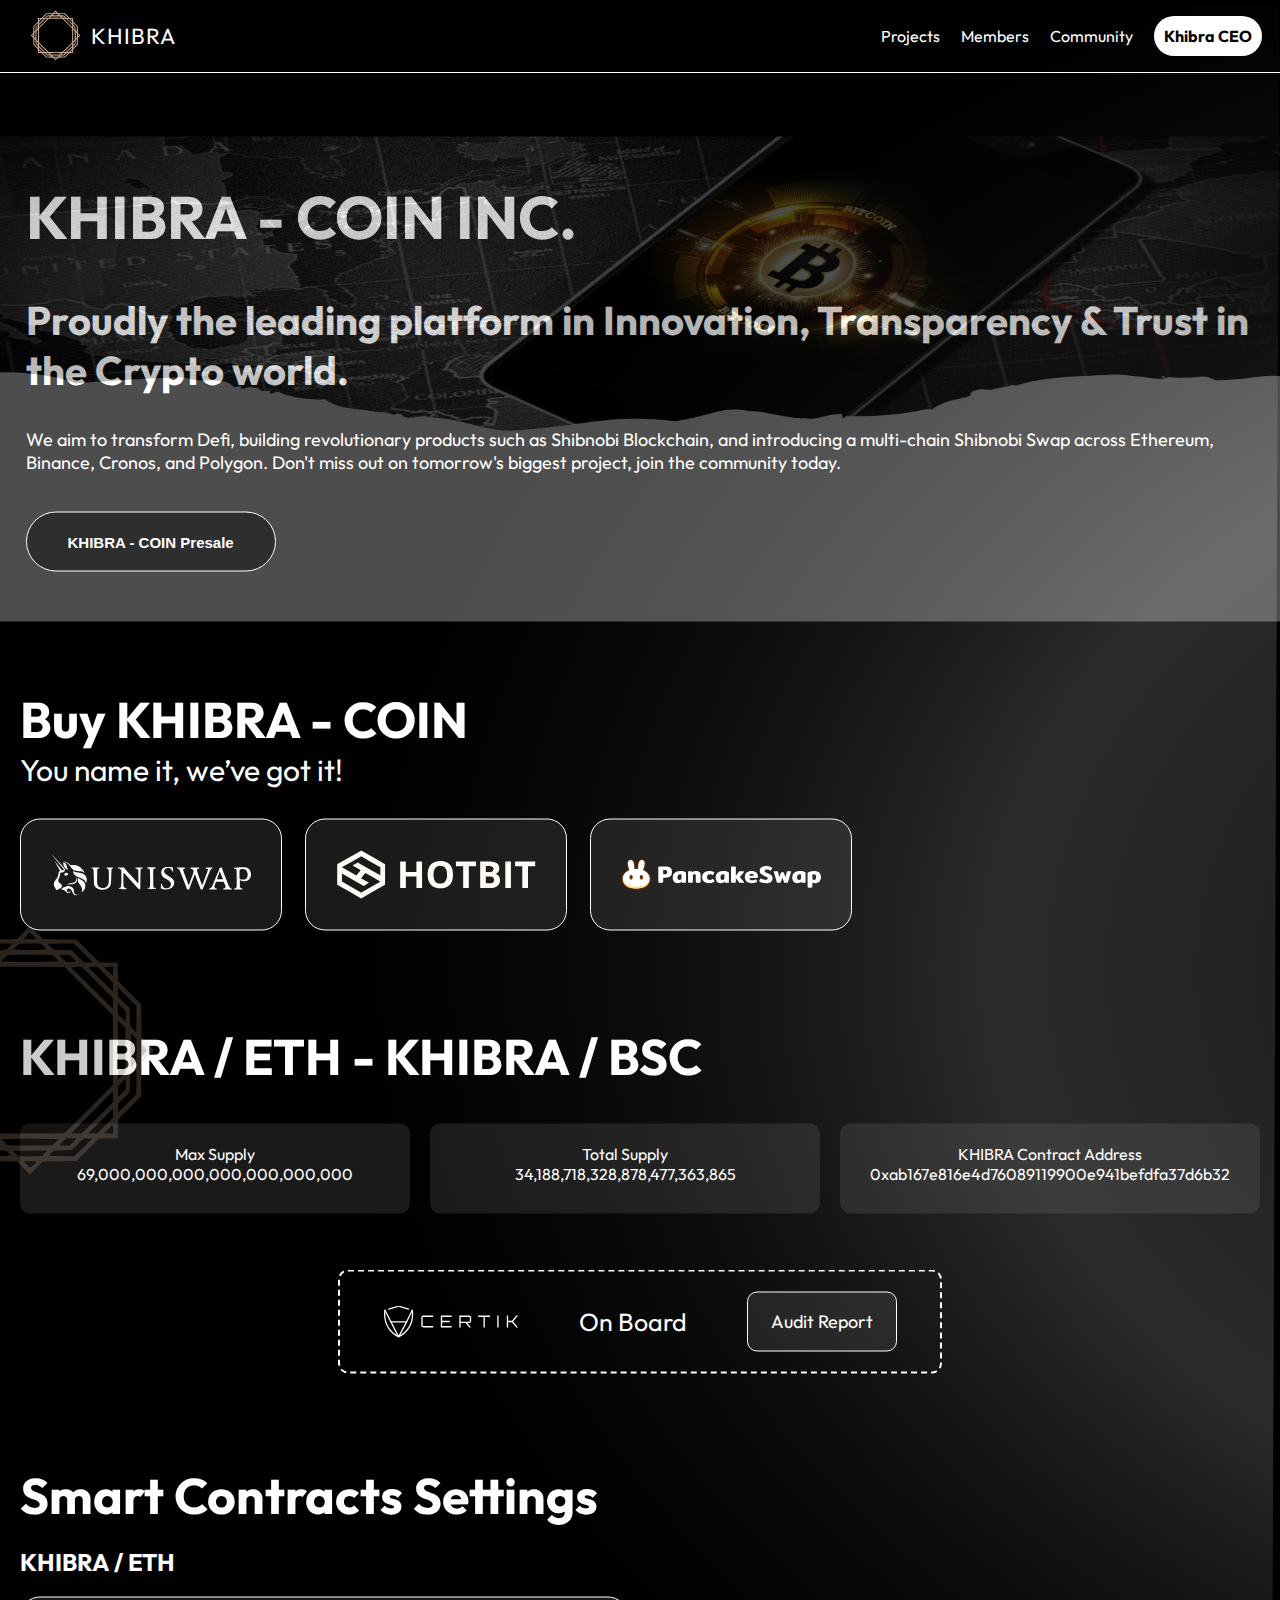
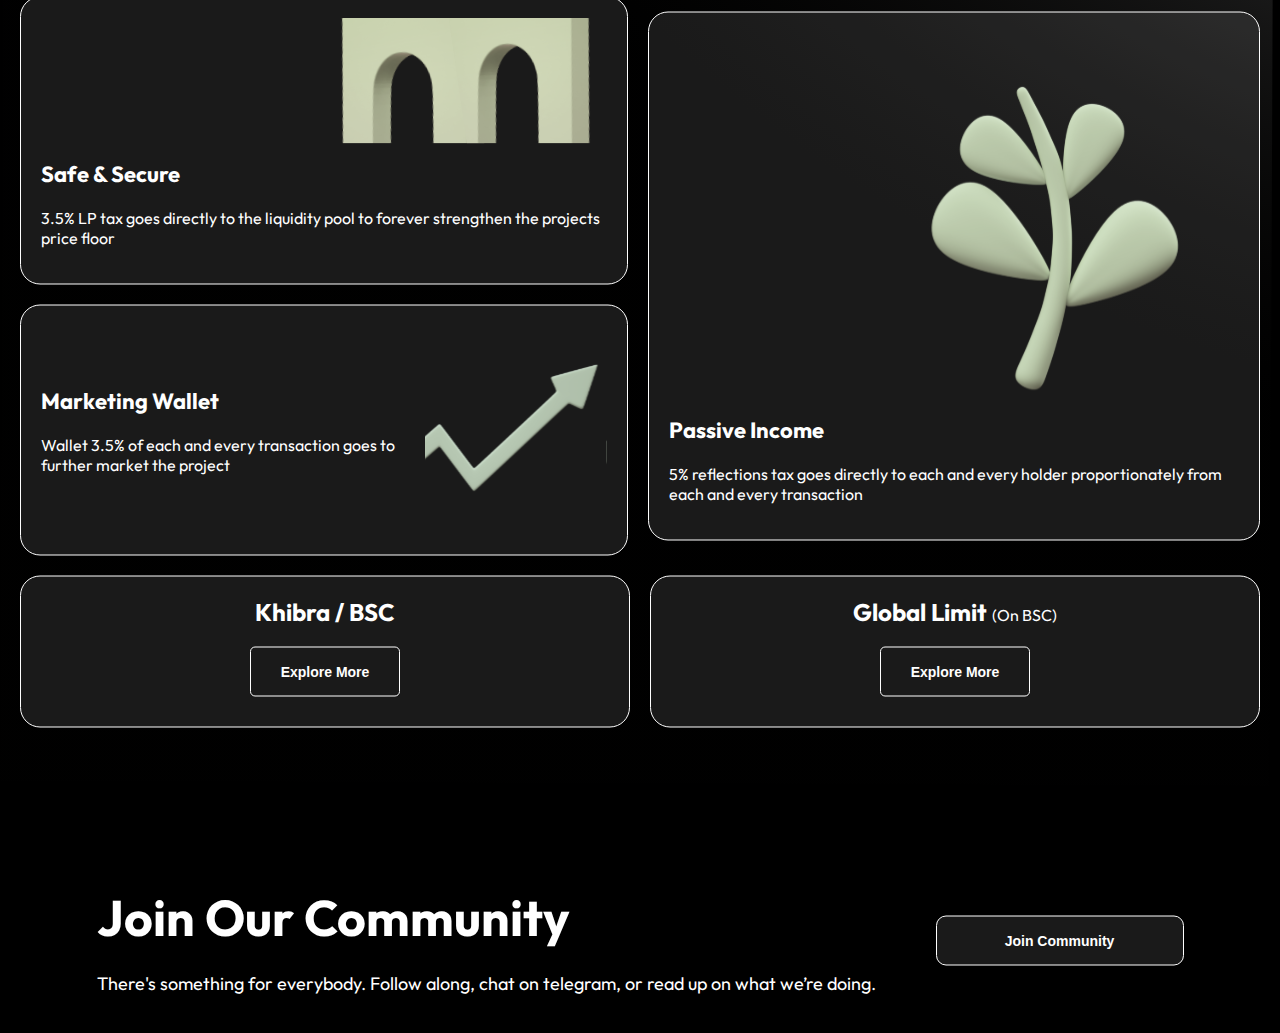
<file: index.html>
<!DOCTYPE html>
<html lang="en" xmlns="http://www.w3.org/1999/html">
<head>
    <meta charset="UTF-8">
    <title>Khibra - Coin</title>

    <link rel="stylesheet" type="text/css" href="style.css">
    <link rel="icon" type="image/png" sizes="32x32" href="./images/newlogo.svg">
</head>
<body>
    <nav>
        <li id="home">
            <img src="images/coin-logo.svg" alt="">
            <a href="index.html">KHIBRA</a>
        </li>
        <ul>
            <li><a href="secondary/project.html">Projects</a></li>
            <li><a href="secondary/members.html">Members</a></li>
            <li><a href="secondary/community.html">Community</a></li>
            <li><a id="khibra" href="https://www.linkedin.com/in/abdelhadi-zouhair-7b94a414a/">Khibra CEO</a></li>
        </ul>
    </nav>

    <main>
        <div class="content">
            <img src="images/content-bg.png" alt="">
            <h1>KHIBRA - COIN INC.</h1>

            <h2>
                Proudly the leading platform in Innovation, Transparency & Trust in the Crypto world.
            </h2>
            <p>
                We aim to transform Defi, building revolutionary products such as Shibnobi Blockchain, and introducing a multi-chain Shibnobi Swap across Ethereum, Binance, Cronos, and Polygon.
                Don't miss out on tomorrow's biggest project, join the community today.
            </p>

            <br>
            <button>KHIBRA - COIN Presale</button>
        </div>
        
        <div class="coin">
            <img src="images/coin-logo.svg" alt="">
        </div>

        <div class="buy"> <br>
            <h1>Buy KHIBRA - COIN</h1>
            <p>You name it, we’ve got it!</p>
            <div class="links">
                <a href=""><img src="images/logo-uniswap.svg" alt="logo uniswap"></a>
                <a href=""><img src="images/logo-hotbit.svg" alt="logo hotbit"></a>
                <a href=""><img src="images/logo-pancakeswap.svg" alt="logo pancake"></a>
            </div>
        </div>

        <div class="stats">
            <h1>KHIBRA / ETH - KHIBRA / BSC</h1>
            <div>
                <p class="fix">Max Supply <br>
                    69,000,000,000,000,000,000,000</p>
                <p class="fix">Total Supply <br>
                    34,188,718,328,878,477,363,865</p>
                <p class="addr">KHIBRA Contract Address <br>
                    0xab167e816e4d76089119900e941befdfa37d6b32</p>
            </div>
        </div>
        
        <div class="audit">
            <div>
                <img src="images/certik-logo.svg" alt="">
                <p>On Board</p>
                <button>Audit Report</button>
            </div>
        </div>

        <div class="contract">
            <h1>Smart Contracts Settings</h1>
            <h2>KHIBRA / ETH</h2>

            <div class="flex" id="lol">
                <div id="first_half">
                    <div id="secure">
                        <img src="images/safe-img-1.72ccc55a.svg" alt="">
                        <p><em>Safe & Secure</em> <br> <br>
                        3.5% LP tax goes directly to the liquidity pool to forever strengthen the projects price floor</p>
                    </div>
                    <div id="fleche">
                        <img src="images/safe-img-2.492483e1.svg" alt="">
                        <p> <em>Marketing Wallet</em> <br> <br>
                        Wallet 3.5% of each and every transaction goes to further market the project</p>
                    </div>
                </div>
                <div id="second_half">
                    <div id="clover">
                        <img src="images/safe-img-3.c68436f4.svg" alt="">
                        <p> <em>Passive Income</em> <br> <br>
                        5% reflections tax goes directly to each and every holder proportionately from each and every transaction</p>
                    </div>
                </div>
            </div>
            <div class="flex">
                <div class="explore">
                    <h2>Khibra / BSC</h2>
                    <button>Explore More</button>
                </div>

                <div class="explore">
                    <h2>Global Limit <em>(On BSC)</em></h2>
                    <button>Explore More</button>
                </div>
            </div>
        </div>

        <div class="community">
            <p>
                <em>Join Our Community</em> <br> <br>
                There's something for everybody. Follow along, chat on telegram, or read up on what we’re doing.
            </p>
            <button>Join Community</button>
        </div>
    </main>
</body>
</html>
</file>
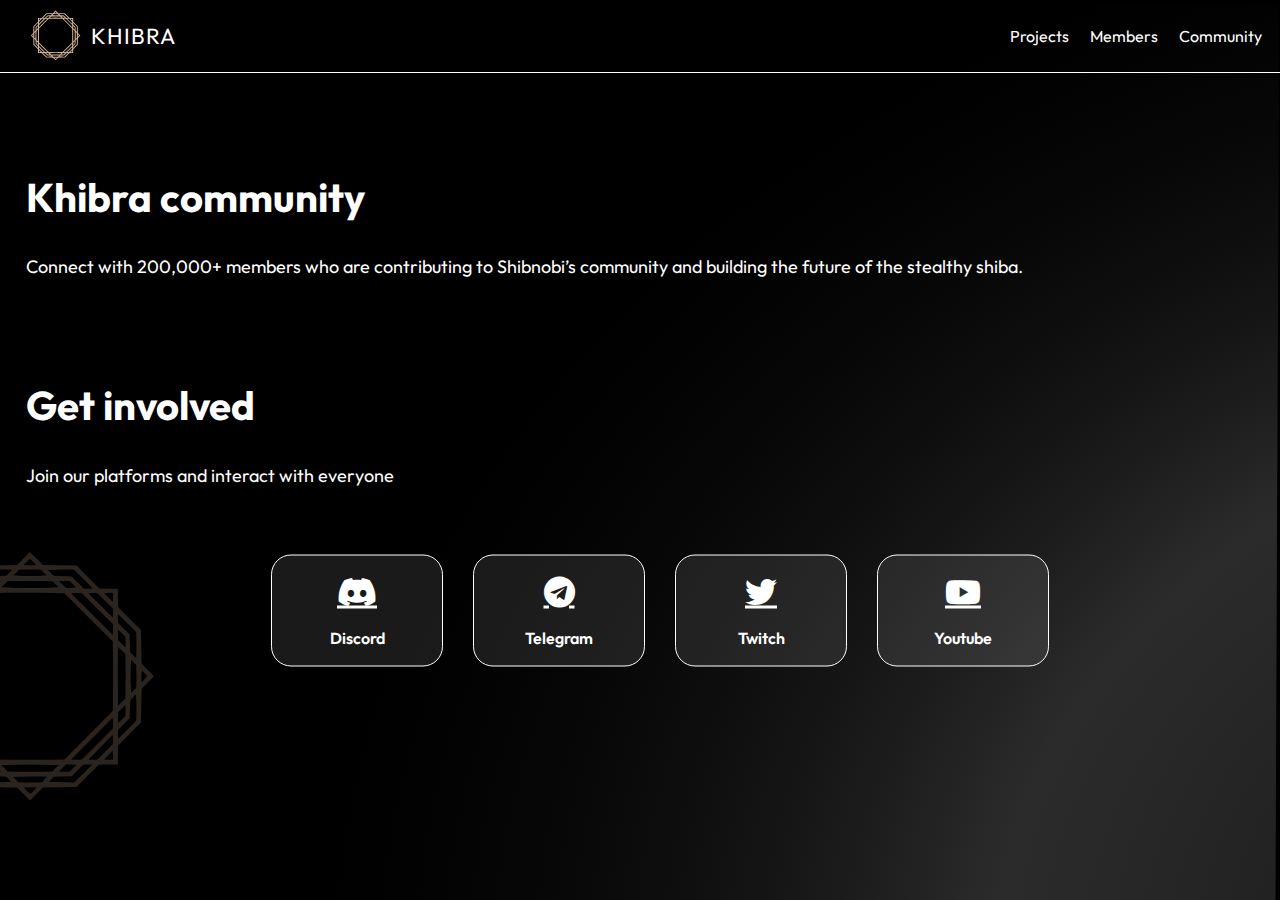
<file: secondary/community.html>
<!DOCTYPE html>
<html lang="en">
<head>
    <meta charset="UTF-8">
    <title>Khibra Coin</title>

    <link rel="stylesheet" type="text/css" href="../style.css">
    <link rel="icon" type="image/png" sizes="32x32" href="../images/newlogo.svg">
    <link rel="stylesheet" href="https://cdnjs.cloudflare.com/ajax/libs/font-awesome/5.9.0/css/all.css">
</head>
<body>
    <nav>
        <li id="home">
            <img src="../images/coin-logo.svg" alt="">
            <a href="../index.html">KHIBRA</a>
        </li>
        <ul>
            <li><a href="project.html">Projects</a></li>
            <li><a href="members.html">Members</a></li>
            <li><a href="community.html">Community</a></li>
        </ul>
    </nav>

    <div class="coin" id="members_coin">
        <img src="../images/coin-logo.svg" alt="">
    </div>

    <main>
        <div class="content">
            <h2>Khibra community</h2>
            <p>Connect with 200,000+ members who are contributing to Shibnobi’s community and building the future of the stealthy shiba.</p>
        </div>

        <div class="content">
            <h2>Get involved</h2>
            <p>Join our platforms and interact with everyone</p>
            <ul id="socials">
                <li><a href="" class="fab fa-discord fa-2x"></a><br><br>Discord</li>
                <li><a href="" class="fab fa-telegram fa-2x"></a><br><br>Telegram</li>
                <li><a href="" class="fab fa-twitter fa-2x"></a><br><br>Twitch</li>
                <li><a href="" class="fab fa-youtube fa-2x"></a><br><br>Youtube</li>
            </ul>
        </div>
    </main>
</body>
</html>
</file>
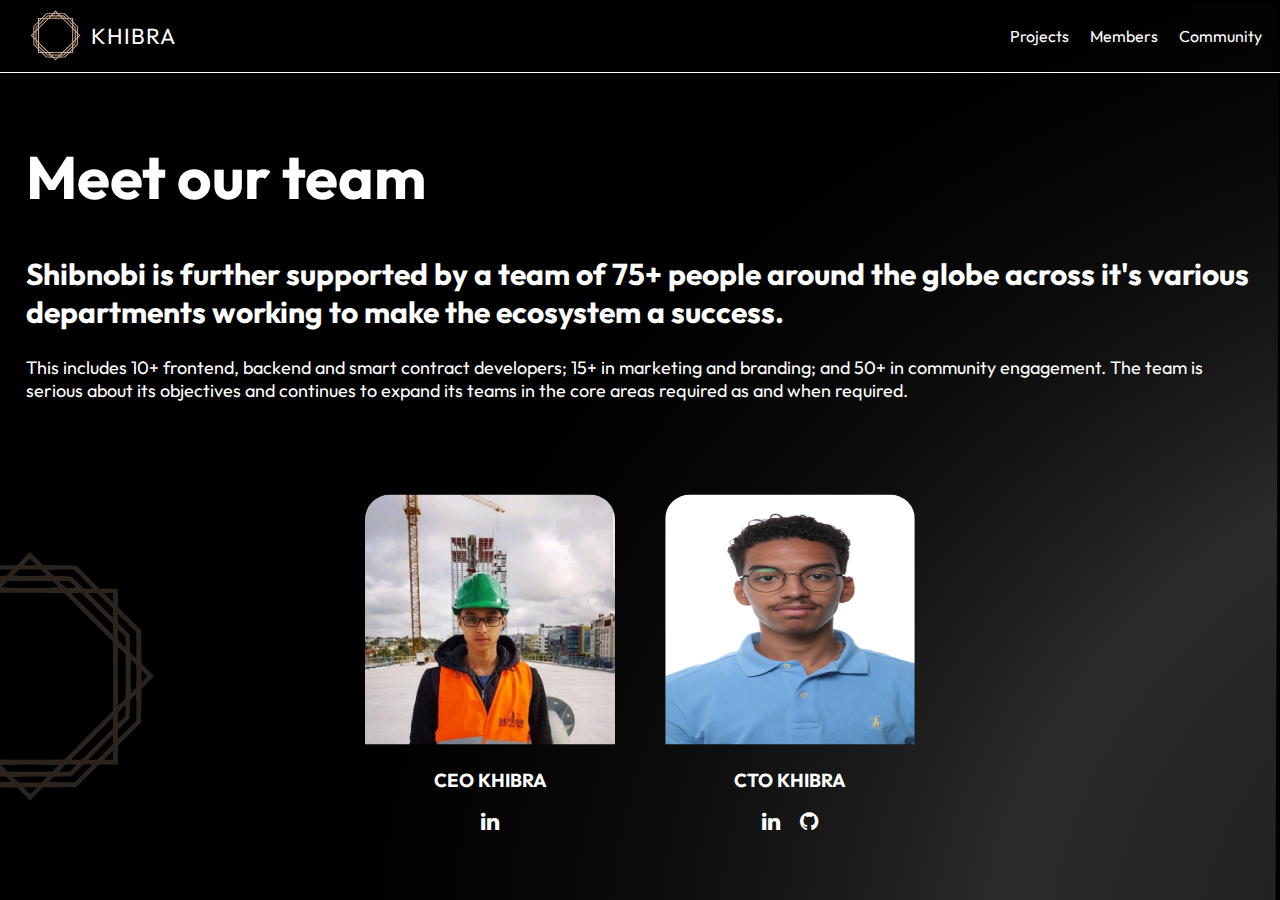
<file: secondary/members.html>
<!DOCTYPE html>
<html lang="en">
<head>
    <meta charset="UTF-8">
    <title>Khibra Coin</title>

    <link rel="stylesheet" type="text/css" href="../style.css">
    <link rel="icon" type="image/png" sizes="32x32" href="../images/newlogo.svg">
    <link rel="stylesheet" href="https://cdnjs.cloudflare.com/ajax/libs/font-awesome/4.7.0/css/font-awesome.min.css">

</head>
<body>
    <nav>
        <li id="home">
            <img src="../images/coin-logo.svg" alt="">
            <a href="../index.html">KHIBRA</a>
        </li>
        <ul>
            <li><a href="project.html">Projects</a></li>
            <li><a href="members.html">Members</a></li>
            <li><a href="community.html">Community</a></li>
        </ul>
    </nav>

    <div class="coin" id="members_coin">
        <img src="../images/coin-logo.svg" alt="">
    </div>

    <main>
        <div class="content" id="members">
            <h1>Meet our team</h1>
            <h2>Shibnobi is further supported by a team of 75+ people around the globe across it's various departments working to make the ecosystem a success.</h2>
            <p>This includes 10+ frontend, backend and smart contract developers; 15+ in marketing and branding; and 50+ in community engagement. The team is serious about its objectives and continues to expand its teams in the core areas required as and when required.</p>
        </div>
        <div class="team">
            <div class="first">
                <img src="../Team/l_ingenieur.jpg" alt="">
                <h3>CEO KHIBRA</h3>
                <a href="https://www.linkedin.com/in/abdelhadi-zouhair-7b94a414a/" class="fa fa-linkedin fa-lg"></a>
            </div>

            <div class="second">
                <img src="../Team/mycriphoto.png" alt="">
                <h3>CTO KHIBRA</h3>
                <a href="https://www.linkedin.com/in/mohamed-zouhair-1b6a16171/" class="fa fa-linkedin fa-lg"></a>
                <a href="https://github.com/Wisemunk" class="fa fa-github fa-lg"></a>
            </div>
        </div>
    </main>
</body>
</html>
</file>
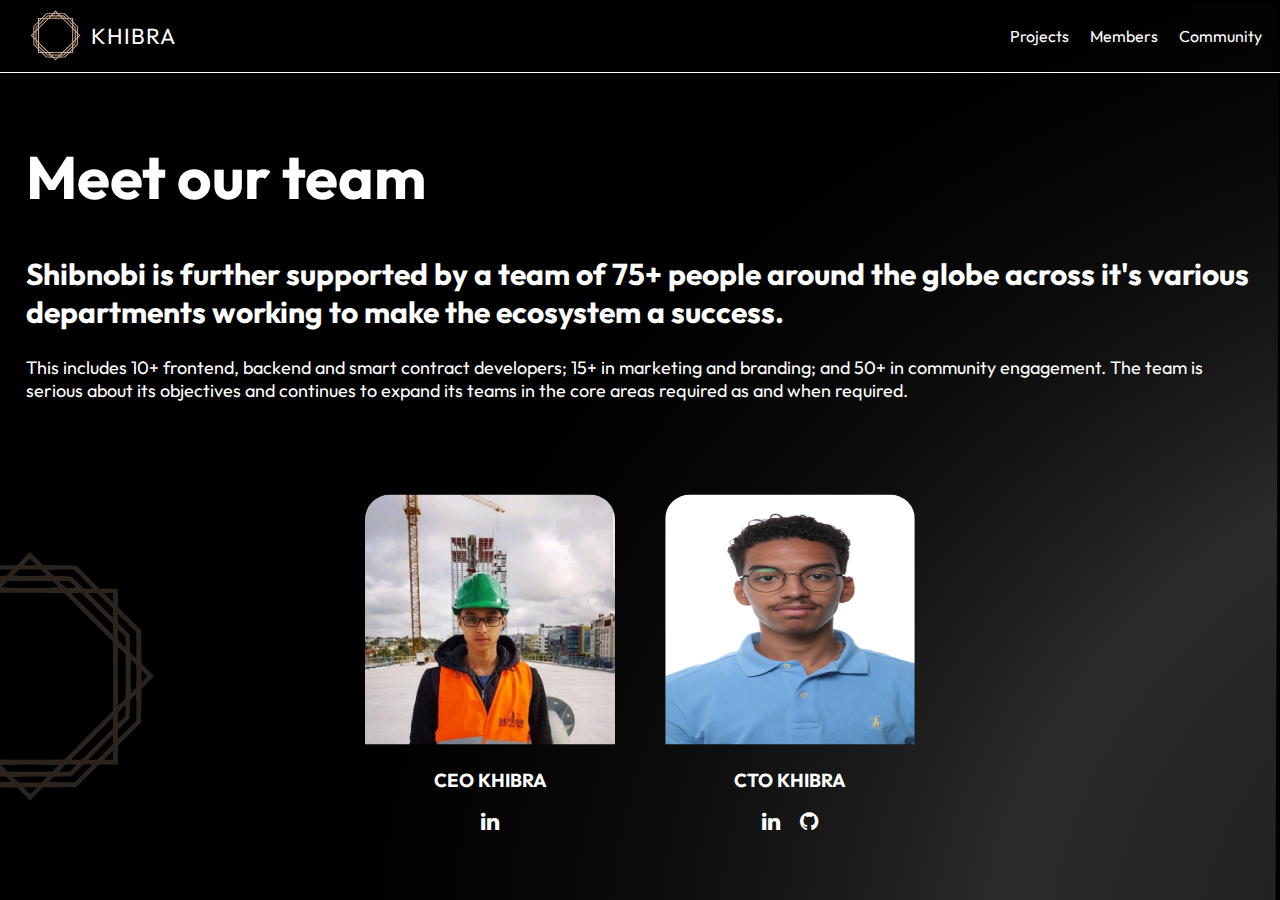
<file: secondary/Members.html>
<!DOCTYPE html>
<html lang="en">
<head>
    <meta charset="UTF-8">
    <title>AbdelCoin - Khibra Coin</title>

    <link rel="stylesheet" type="text/css" href="../style.css">
    <link rel="icon" type="image/png" sizes="32x32" href="../images/newlogo.svg">
    <link rel="stylesheet" href="https://cdnjs.cloudflare.com/ajax/libs/font-awesome/4.7.0/css/font-awesome.min.css">

</head>
<body>
    <nav>
        <li id="home">
            <img src="../images/coin-logo.svg" alt="">
            <a href="../index.html">KHIBRA</a>
        </li>
        <ul>
            <li><a href="project.html">Projects</a></li>
            <li><a href="Members.html">Members</a></li>
            <li><a href="community.html">Community</a></li>
        </ul>
    </nav>

    <div class="coin" id="members_coin">
        <img src="../images/coin-logo.svg" alt="">
    </div>

    <main>
        <div class="content" id="members">
            <h1>Meet our team</h1>
            <h2>Shibnobi is further supported by a team of 75+ people around the globe across it's various departments working to make the ecosystem a success.</h2>
            <p>This includes 10+ frontend, backend and smart contract developers; 15+ in marketing and branding; and 50+ in community engagement. The team is serious about its objectives and continues to expand its teams in the core areas required as and when required.</p>
        </div>
        <div class="team">
            <div class="first">
                <img src="../Team/l_ingenieur.jpg" alt="">
                <h3>CEO KHIBRA</h3>
                <a href="https://www.linkedin.com/in/abdelhadi-zouhair-7b94a414a/" class="fa fa-linkedin fa-lg"></a>
            </div>

            <div class="second">
                <img src="../Team/mycriphoto.png" alt="">
                <h3>CTO KHIBRA</h3>
                <a href="https://www.linkedin.com/in/mohamed-zouhair-1b6a16171/" class="fa fa-linkedin fa-lg"></a>
                <a href="https://github.com/Wisemunk" class="fa fa-github fa-lg"></a>
            </div>
        </div>
    </main>
</body>
</html>
</file>
<file: style.css>
@import url('https://fonts.googleapis.com/css2?family=Outfit:wght@300;400;600;700&display=swap');

body {
    font-family: Outfit, sans-serif;
    background: black url("images/blue-radiant.svg") no-repeat;
    background-size: cover;
    margin: 0;
}

nav {
    height: 8vh;
    width: 100%;
    display: flex;
    justify-content: right;
    align-items: center;
    border-bottom: 1px solid white;
    top: 0;
}

nav li {
    list-style: none;
    display: inline-block;
}

nav ul li {
    margin-right: 2vh;
}

nav li a {
    text-decoration: none;
    color: white;
}

#khibra {
    background: hsl(0, 0%, 100%);
    color: black;
    font-weight: 700;
    padding: 10px 10px;
    border-radius: 30px;
    transition: background-color .5s, color .5s;
}

#khibra:hover{
    border: 1px solid white;
    background: black;
    color: white;
}

#home {
    position: absolute;
    display: flex;
    gap: 5px;
    justify-content: left;
    align-items: center;
    width: 10%;
    transform: translate(-880%);
}

#home img {
    height: 60px;
    width: 60px;
    animation-name: coin-animation;
    animation-iteration-count: infinite;
    animation-duration: 10s;
}

#home a {
    letter-spacing: 1px;
    font-size: 22px;
}

main {
    color: white;
    display: flex;
    flex-direction: column;

    width: 100%;
    height: 65%;

    position: absolute;
    top: 45%;
    left: 50%;
    transform: translate(-50%, -50%);
}

.content img {
    opacity: 0.3;
    position: absolute;
    left: 0;
    top: 5%;
    width: 100%;
    height: 100%;
}

.content {
    position: relative;
    padding: 2%;
}

@media  (min-width: 1450px) {
    .content h1, .content h2 , .content p , .content button{
        margin-left: 20%;
        margin-right: 20%;
    }
}

@media  (max-width: 950px) {
    .content {
        padding: 2%;
    }
    .content h1 {
        margin-top: 10%;
    }
}

.content h1 {
    font-size: 60px;
}

.content h2 {
    font-size: 40px;
}

.content p {
    font-size: 18px;
}

@media  (max-width: 675px) {
    .content {
        padding: 2%;
    }

    .content h1 {
        margin-top: 20%;
        font-size: 50px;
    }

    .content h2 {
        font-size: 35px;
    }
}

.content button {
    font-size: 15px;
    position: relative;
    background: rgba(0, 0, 0, 0.4);
    height: 60px;
    width: 250px;
    font-weight: 600;
    color: white;
    border-radius: 40px;
    text-align: center;
    transition: background-color .5s;
    cursor: pointer;
    border: 1px solid white;
}

.content button:hover {
    background: white;
    color: black;
}

.coin {
    position: absolute;
    transform: translate(-40%, 260%);
}

.coin img {
    opacity: 0.2;
    height: 300px;
    width: 300px;
    animation-name: coin-animation;
    animation-iteration-count: infinite;
    animation-duration: 10s;
}

@keyframes coin-animation {
    0% {
        transform: rotate(-180deg);
    }
    100% {
        transform: rotate(180deg);
    }
}

.buy , .stats, .contract, .audit, .community {
    padding: 20px;
}

@media  (min-width: 1450px) {
    .buy, .stats, .audit, .contract, .community {
        margin-left: 20%;
        margin-right: 20%;
    }
}

.buy h1, .contract h1, .stats h1 {
    margin-top: 50px;
    font-size: 50px;
    margin-bottom: 0;
}

.buy p {
    font-size: 30px;
    margin-top: 0;
}

.buy img {
    background: rgba(128, 128, 128, 0.2);
    padding: 30px;
    margin-right: 20px;
    border-radius: 20px;
    border: 1px solid white;
    width: 200px;
    height: 50px;
    transition: width .5s, height .5s, background-color .5s;
}

.buy img:hover {
    height: 60px;
    background: black;
}

.stats div {
    display: flex;
    margin-top: 20px;
    text-align: center;
}

@media (max-width: 1100px) {
    .stats div {
        flex-direction: column;
        width: 90%;
    }
}

.stats div p {
    background: rgba(128, 128, 128, 0.2);
    padding: 20px 30px;
    border-radius: 10px;
    height: 50px;
    width: 100%;
}

.fix {
    margin-right: 20px;
}

.audit {
    display: flex;
    justify-content: center;
    align-items: center;
}

.audit div {
    display: flex;
    justify-content: center;
    align-items: center;
    width: 600px;
    height: 100px;
    border: 2px dashed white;
    border-radius: 10px;
    background: transparent;
    gap: 60px;
    font-size: 25px;
}

.audit button {
    width: 150px;
    height: 60px;
    background: rgba(128, 128, 128, 0.2);
    color: white;
    border-radius: 10px;
    border: 1px solid ;
    font-size: 18px;
    font-family: Outfit, sans-serif;
    cursor: pointer;
    transition: background-color .5s;
}

.audit button:hover {
    background: white;
    color: black;
    font-weight: 700;
}

.flex {
    display: flex;
    align-items: center;
    justify-content: center;
    gap: 20px;
}

@media (max-width: 875px) {
    .lol {
        flex-direction: column;
    }

    #first_half div, #second_half div{
        display: flex;
        flex-direction: row;
        justify-content: center;
        align-items: center;
    }
}

#first_half div, #second_half div {
    background: rgba(128, 128, 128, 0.2);
    padding: 20px;
    margin-bottom: 20px;
    border-radius: 20px;
    border: 1px  solid white;
}

#fleche {
    display: flex;
    flex-direction: row-reverse;
    align-items: center;
}

#secure, #clover {
    display: flex;
    flex-direction: column;
    align-items: flex-end;
}

#first_half img, #second_half img {
    width: 350px;
}

#fleche img {
    width: 200px;
}

#first_half em, #second_half em {
    font-style: normal;
    font-weight: 700;
    font-size: 22px;

}

.explore {
    display: flex;
    flex-direction: column;
    text-align: center;
    align-items: center;
    background: rgba(128, 128, 128, 0.2);
    width: 50%;
    height: 150px;
    border: 1px solid white;
    border-radius: 20px;
}

.explore em {
    font-style: normal;
    font-size: 16px;
    font-weight: 400;
}

.explore button {
    background: transparent;
    color: white;
    width: 150px;
    height: 50px;
    border-radius: 5px;
    border: 1px solid white;
    font-size: 14px;
    font-weight: 600;
    cursor: pointer;
    transition: color .3s, background-color .3s;
}

.explore button:hover {
    background: white;
    color: black;
}

.community {
    margin-top: 100px;
    display: flex;
    justify-content: center;
    align-items: center;
    gap: 60px;
}

.community p {
    font-size: 18px;
}

.community em {
    font-style: normal;
    font-weight: 700;
    font-size: 50px;
}

.community button {
    background: rgba(128, 128, 128, 0.2);
    color: white;
    height: 50px;
    width: 20%;
    font-size: 14px;
    font-weight: 600;
    cursor: pointer;
    transition: color .3s, background-color .3s;
    border: 1px solid white;
    border-radius: 10px;
}

.community button:hover {
    background: white;
    color: black;
}

.team {
    display: flex;
    justify-content: center;
    align-items: center;
    text-align: center;
    gap: 50px;
}

.team div img {
    margin-top: 20%;
    height: 250px;
    width: 250px;
    border-top-right-radius: 10%;
    border-top-left-radius: 10%;
    transition: width .5s, height .5s;
}

.team div img:hover {
    height: 270px;
    width: 270px;
}

#members h2 {
    font-size: 30px;
}

#members h1 {
    margin-top: 0;
}

.fa {
    font-size: 100px;
    width: 35px;
    text-align: center;
    text-decoration: none;
}

.fa-linkedin, .fa-github , .fa-discord, .fa-telegram, .fa-twitter, .fa-youtube {
    display: inline-block;
    background: rgba(255, 255, 255, 0);
    color: white;
}

#members_coin {
    position: absolute;
    transform: translate(-40%, 150%);
}

#socials {
    list-style: none;
    display: flex;
    justify-content: center;
    align-items: center;
    text-align: center;
    gap: 30px;
    padding-top: 50px;
}

#socials li {
    background: rgba(128, 128, 128, 0.2);
    padding: 20px;
    width: 130px;
    height: 70px;
    border: 1px solid white;
    border-radius: 20px;
    font-weight: 600;
    transition: color .3s, background-color .3s;
}

#socials a {
    font-weight: 400;
}

#socials li:hover {
    cursor: pointer;
    background: white;
    color: black;
}

#socials li:hover .fa-youtube {
    color: brown;
}

#socials li:hover .fa-twitter {
    color: deepskyblue;
}

#socials li:hover .fa-telegram {
    color: dodgerblue;
}

#socials li:hover .fa-discord {
    color: darkslateblue;
}
</file>
